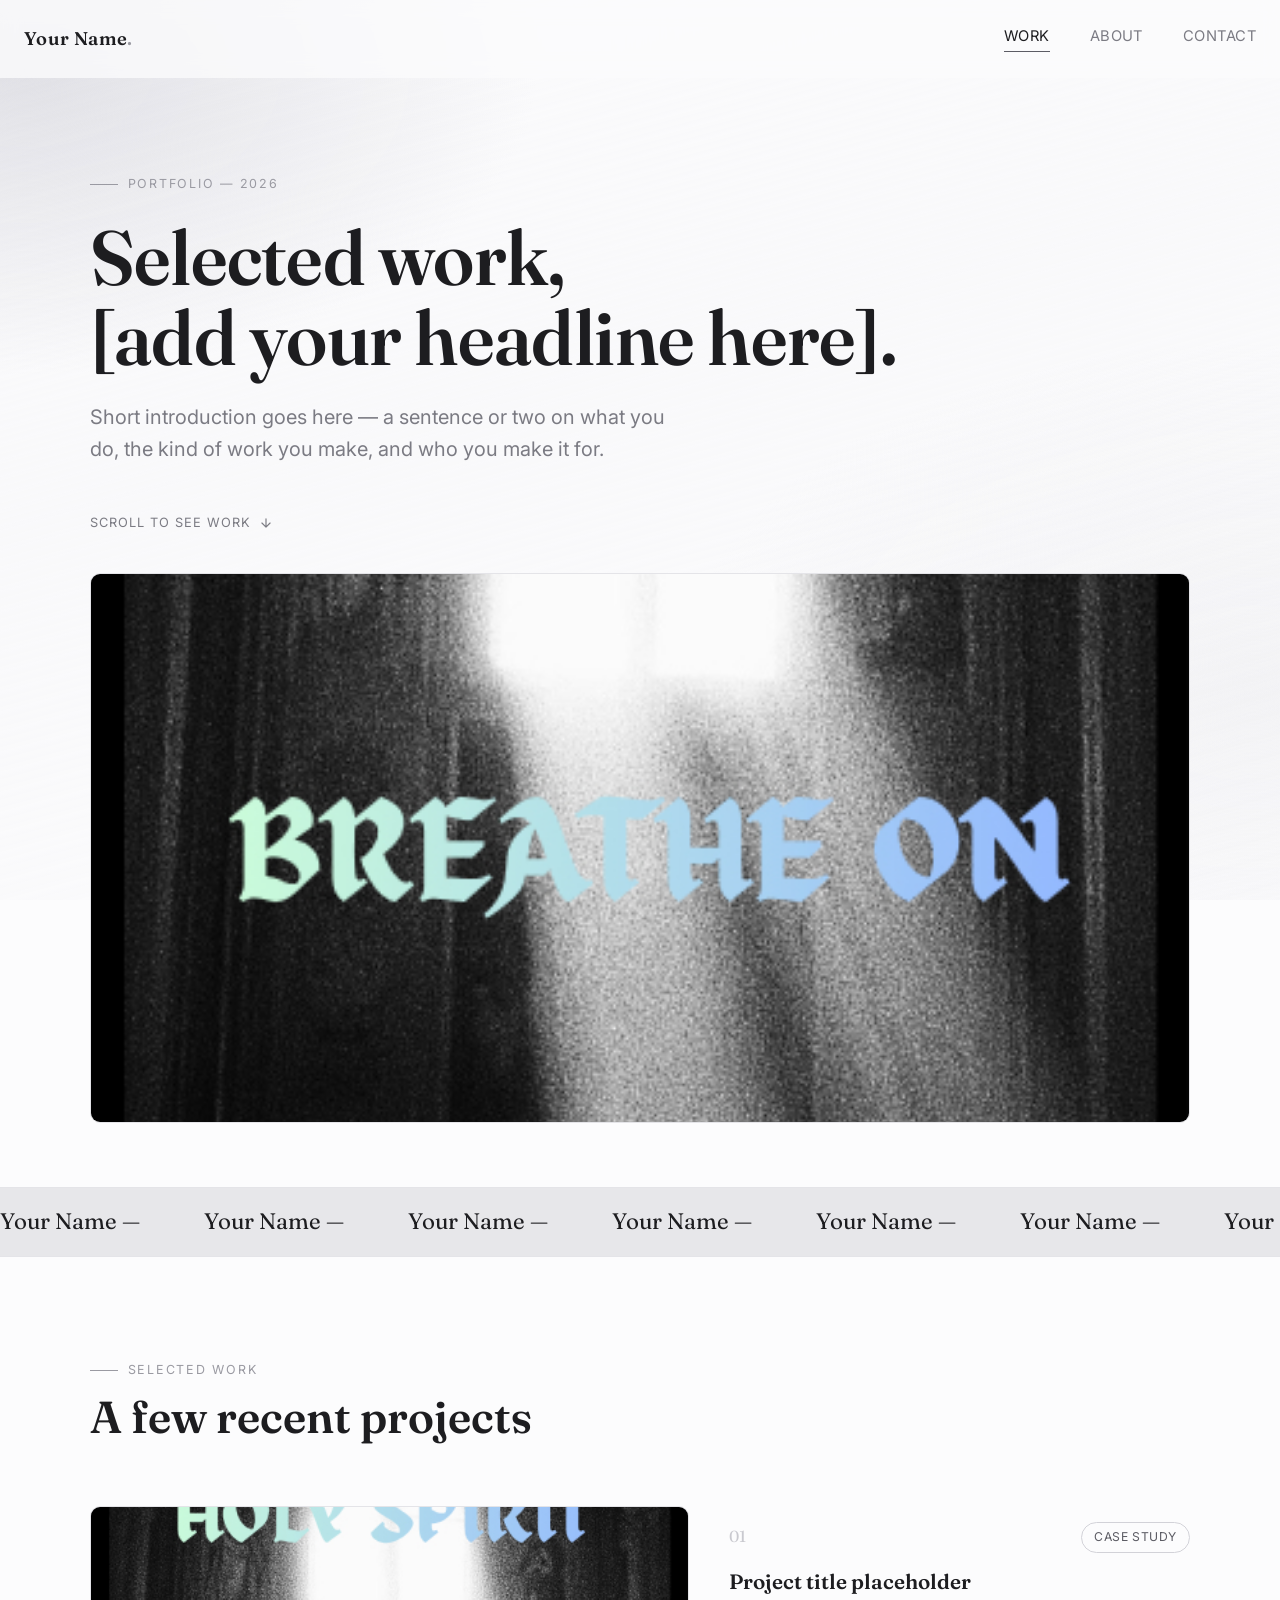
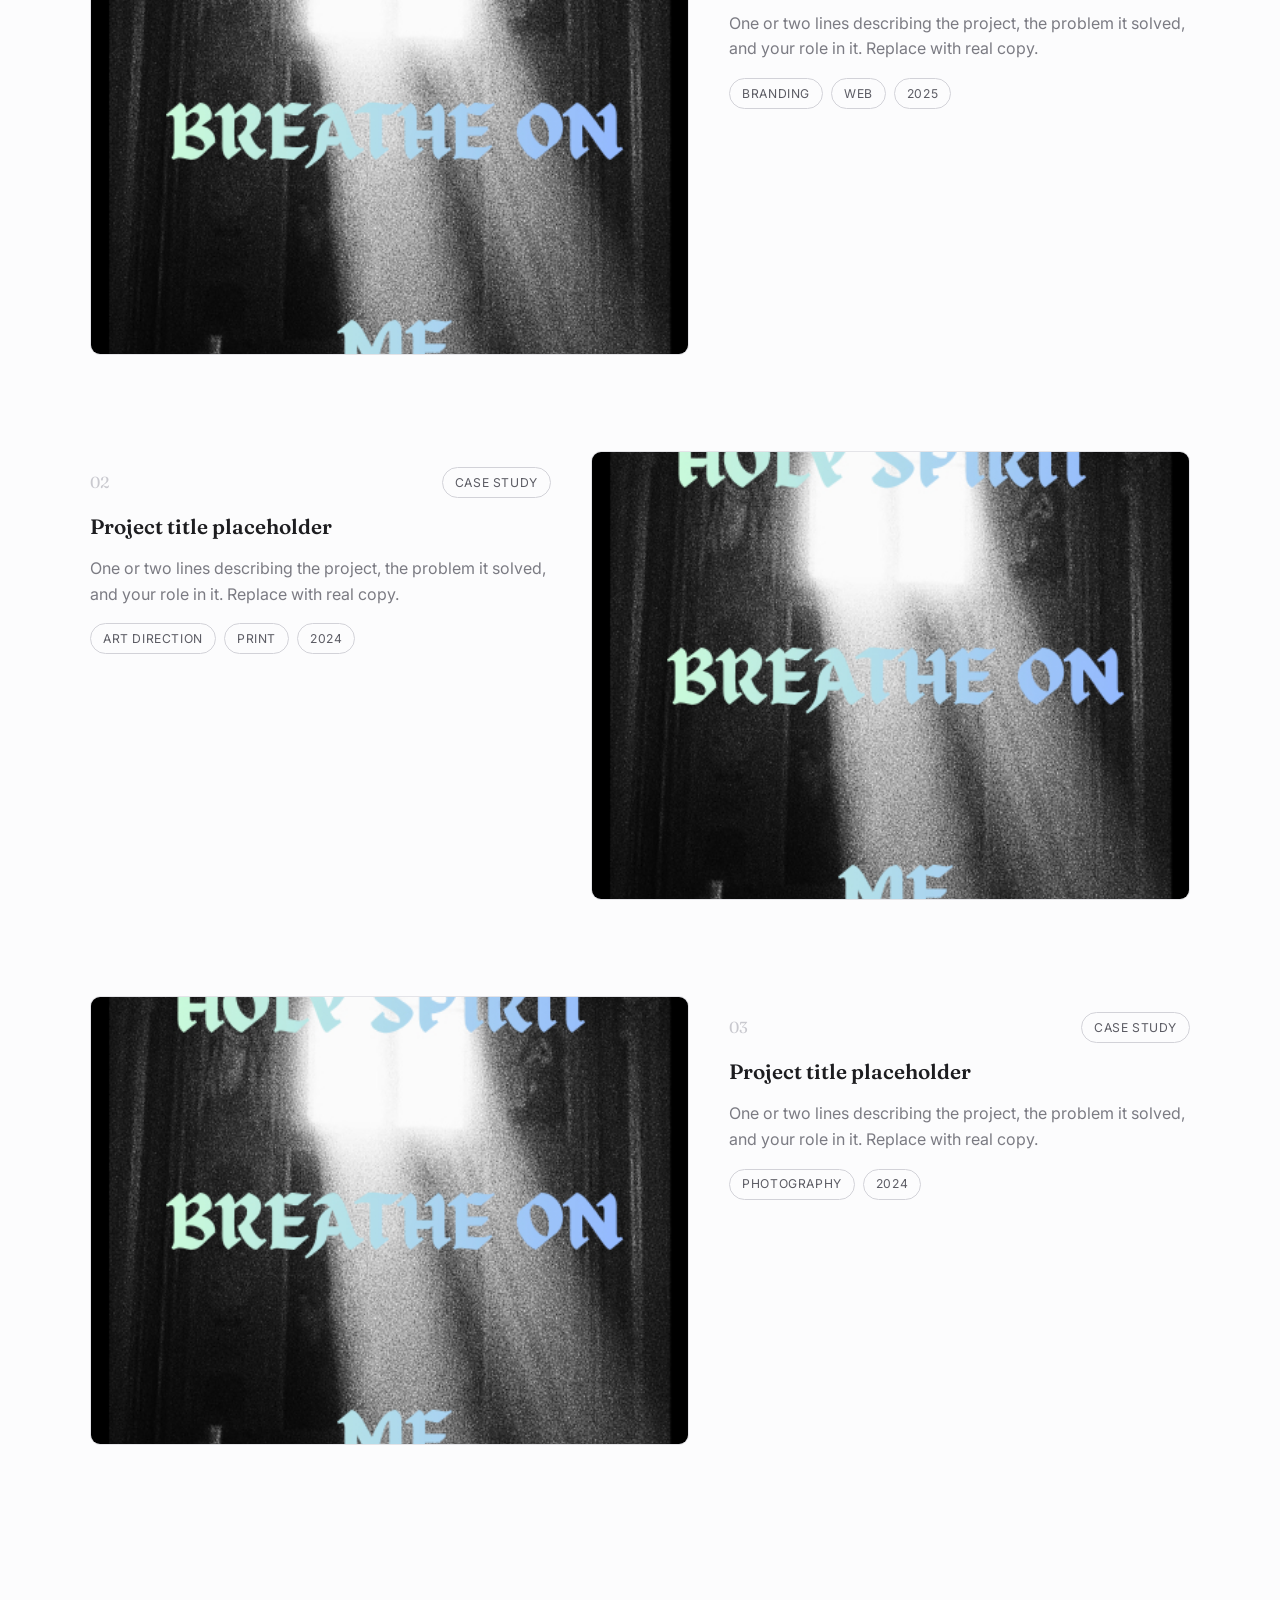
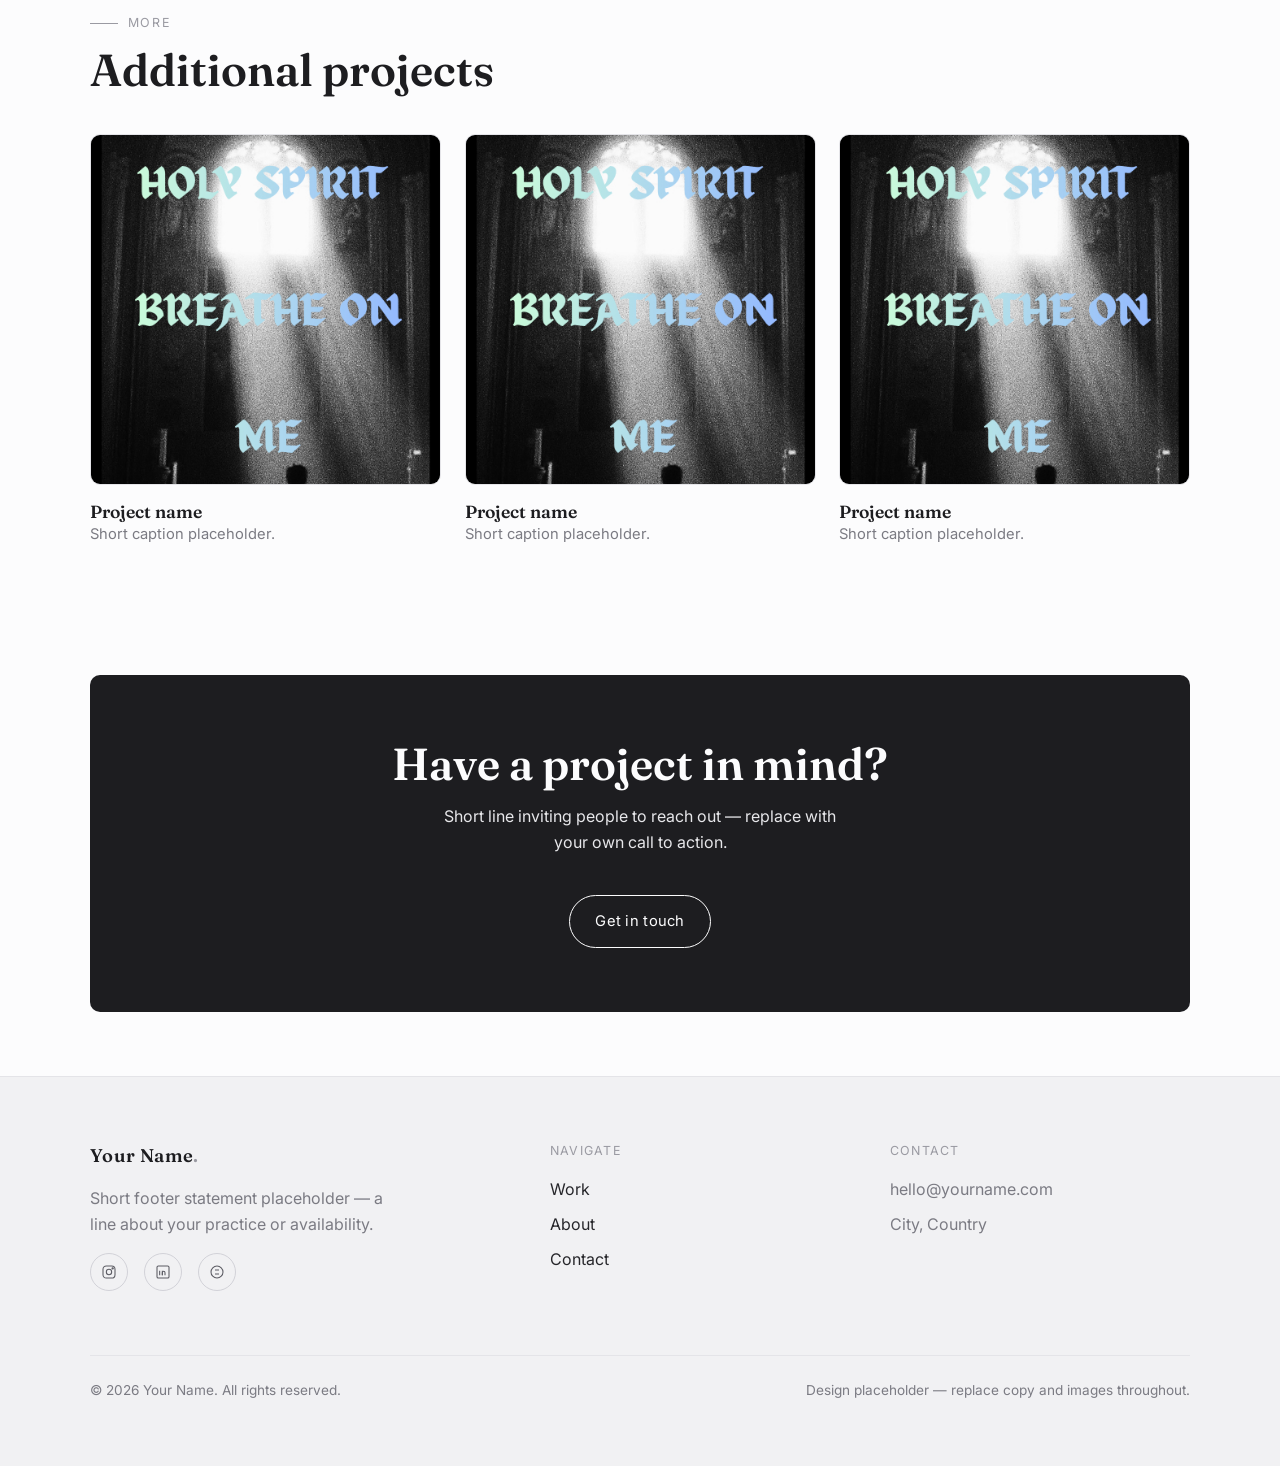
<file: portfolio-site/index.html>
<!DOCTYPE html>
<html lang="en">
<head>
<meta charset="UTF-8">
<meta name="viewport" content="width=device-width, initial-scale=1.0">
<title>Your Name — Work</title>
<meta name="description" content="Selected work and projects.">
<link rel="preconnect" href="https://fonts.googleapis.com">
<link rel="preconnect" href="https://fonts.gstatic.com" crossorigin>
<link href="https://fonts.googleapis.com/css2?family=Fraunces:opsz,wght@9..144,400;9..144,500;9..144,600&family=Inter:wght@400;500;600&display=swap" rel="stylesheet">
<link rel="stylesheet" href="styles.css">
</head>
<body>

<div class="bg-gradient" aria-hidden="true"></div>
<div class="scroll-progress"></div>

<header class="site-nav">
  <a href="index.html" class="brand">Your Name<span>.</span></a>
  <nav class="nav-links">
    <a href="index.html" aria-current="page">Work</a>
    <a href="about.html">About</a>
    <a href="contact.html">Contact</a>
  </nav>
  <button class="nav-toggle" aria-label="Open menu">
    <svg width="18" height="18" viewBox="0 0 24 24" fill="none" stroke="currentColor" stroke-width="1.8" stroke-linecap="round"><line x1="3" y1="6" x2="21" y2="6"/><line x1="3" y1="12" x2="21" y2="12"/><line x1="3" y1="18" x2="21" y2="18"/></svg>
  </button>
</header>

<div class="mobile-menu">
  <div class="mobile-menu-top">
    <a href="index.html" class="brand">Your Name<span>.</span></a>
    <button class="mobile-menu-close nav-toggle" aria-label="Close menu">
      <svg width="18" height="18" viewBox="0 0 24 24" fill="none" stroke="currentColor" stroke-width="1.8" stroke-linecap="round"><line x1="4" y1="4" x2="20" y2="20"/><line x1="20" y1="4" x2="4" y2="20"/></svg>
    </button>
  </div>
  <div class="mobile-menu-links">
    <a href="index.html">Work</a>
    <a href="about.html">About</a>
    <a href="contact.html">Contact</a>
  </div>
</div>

<main>

  <!-- HERO -->
  <section class="container hero">
    <div class="hero-top reveal">
      <span class="eyebrow">Portfolio — 2026</span>
      <h1>Selected work,<br>[add your headline here].</h1>
      <p class="lede">Short introduction goes here — a sentence or two on what you do, the kind of work you make, and who you make it for.</p>
      <a href="#work" class="hero-scroll-cue">
        Scroll to see work
        <svg width="14" height="14" viewBox="0 0 24 24" fill="none" stroke="currentColor" stroke-width="2" stroke-linecap="round" stroke-linejoin="round"><path d="M12 5v14M5 12l7 7 7-7"/></svg>
      </a>
    </div>

    <div class="hero-image-wrap reveal reveal-delay-1">
      <div class="ph-image has-image">
        <img src="assets/holy-spirit-breathe-on-me.jpg" alt="Featured work" loading="lazy">
      </div>
    </div>
  </section>

  <!-- TOOLS MARQUEE -->
  <div class="marquee reveal">
    <div class="marquee-track">
      <span>Your Name —</span><span>Your Name —</span><span>Your Name —</span><span>Your Name —</span><span>Your Name —</span><span>Your Name —</span>
      <span>Your Name —</span><span>Your Name —</span><span>Your Name —</span><span>Your Name —</span><span>Your Name —</span><span>Your Name —</span>
    </div>
  </div>

  <!-- WORK LIST -->
  <section id="work" class="container section">
    <div class="reveal" style="margin-bottom: var(--space-5);">
      <span class="eyebrow">Selected work</span>
      <h2 style="margin-top: 0.75rem;">A few recent projects</h2>
    </div>

    <div class="work-list">

      <article class="work-item reveal">
        <div class="ph-image has-image">
          <img src="assets/holy-spirit-breathe-on-me.jpg" alt="Project image" loading="lazy">
        </div>
        <div>
          <div class="work-meta">
            <span class="work-index">01</span>
            <span class="tag">Case Study</span>
          </div>
          <h3 style="margin-top: var(--space-2);">Project title placeholder</h3>
          <p class="work-desc" style="color: var(--color-text-muted);">One or two lines describing the project, the problem it solved, and your role in it. Replace with real copy.</p>
          <div class="work-tags">
            <span class="tag">Branding</span>
            <span class="tag">Web</span>
            <span class="tag">2025</span>
          </div>
        </div>
      </article>

      <article class="work-item is-reverse reveal">
        <div class="ph-image has-image">
          <img src="assets/holy-spirit-breathe-on-me.jpg" alt="Project image" loading="lazy">
        </div>
        <div>
          <div class="work-meta">
            <span class="work-index">02</span>
            <span class="tag">Case Study</span>
          </div>
          <h3 style="margin-top: var(--space-2);">Project title placeholder</h3>
          <p class="work-desc" style="color: var(--color-text-muted);">One or two lines describing the project, the problem it solved, and your role in it. Replace with real copy.</p>
          <div class="work-tags">
            <span class="tag">Art Direction</span>
            <span class="tag">Print</span>
            <span class="tag">2024</span>
          </div>
        </div>
      </article>

      <article class="work-item reveal">
        <div class="ph-image has-image">
          <img src="assets/holy-spirit-breathe-on-me.jpg" alt="Project image" loading="lazy">
        </div>
        <div>
          <div class="work-meta">
            <span class="work-index">03</span>
            <span class="tag">Case Study</span>
          </div>
          <h3 style="margin-top: var(--space-2);">Project title placeholder</h3>
          <p class="work-desc" style="color: var(--color-text-muted);">One or two lines describing the project, the problem it solved, and your role in it. Replace with real copy.</p>
          <div class="work-tags">
            <span class="tag">Photography</span>
            <span class="tag">2024</span>
          </div>
        </div>
      </article>

    </div>
  </section>

  <!-- SMALL WORK GRID -->
  <section class="container section-tight">
    <div class="reveal" style="margin-bottom: var(--space-4);">
      <span class="eyebrow">More</span>
      <h2 style="margin-top: 0.75rem;">Additional projects</h2>
    </div>
    <div style="display: grid; gap: var(--space-3); grid-template-columns: repeat(auto-fit, minmax(240px, 1fr));">
      <div class="reveal reveal-delay-1">
        <div class="ph-image has-image" style="aspect-ratio: 1/1;">
          <img src="assets/holy-spirit-breathe-on-me.jpg" alt="Project thumbnail" loading="lazy">
        </div>
        <h3 style="margin-top: var(--space-2); font-size: 1.1rem;">Project name</h3>
        <p style="color: var(--color-text-muted); font-size: 0.92rem;">Short caption placeholder.</p>
      </div>
      <div class="reveal reveal-delay-2">
        <div class="ph-image has-image" style="aspect-ratio: 1/1;">
          <img src="assets/holy-spirit-breathe-on-me.jpg" alt="Project thumbnail" loading="lazy">
        </div>
        <h3 style="margin-top: var(--space-2); font-size: 1.1rem;">Project name</h3>
        <p style="color: var(--color-text-muted); font-size: 0.92rem;">Short caption placeholder.</p>
      </div>
      <div class="reveal reveal-delay-3">
        <div class="ph-image has-image" style="aspect-ratio: 1/1;">
          <img src="assets/holy-spirit-breathe-on-me.jpg" alt="Project thumbnail" loading="lazy">
        </div>
        <h3 style="margin-top: var(--space-2); font-size: 1.1rem;">Project name</h3>
        <p style="color: var(--color-text-muted); font-size: 0.92rem;">Short caption placeholder.</p>
      </div>
    </div>
  </section>

  <!-- CTA -->
  <section class="container section-tight">
    <div class="reveal-scale" style="background: var(--color-ink); border-radius: var(--radius-md); padding: var(--space-5); text-align: center; color: var(--color-bg);">
      <h2 style="color: var(--color-bg);">Have a project in mind?</h2>
      <p style="color: var(--color-mist); max-width: 40ch; margin: var(--space-2) auto var(--space-4);">Short line inviting people to reach out — replace with your own call to action.</p>
      <a href="contact.html" class="btn" style="border-color: var(--color-bg); color: var(--color-bg);">Get in touch</a>
    </div>
  </section>

</main>

<footer class="site-footer">
  <div class="container">
    <div class="footer-grid">
      <div>
        <a href="index.html" class="brand">Your Name<span>.</span></a>
        <p style="color: var(--color-text-muted); margin-top: var(--space-2); max-width: 32ch;">Short footer statement placeholder — a line about your practice or availability.</p>
        <div class="footer-social">
          <a href="#" aria-label="Instagram"><svg width="16" height="16" viewBox="0 0 24 24" fill="none" stroke="currentColor" stroke-width="1.6"><rect x="3" y="3" width="18" height="18" rx="5"/><circle cx="12" cy="12" r="4"/><circle cx="17.5" cy="6.5" r="1"/></svg></a>
          <a href="#" aria-label="LinkedIn"><svg width="16" height="16" viewBox="0 0 24 24" fill="none" stroke="currentColor" stroke-width="1.6"><rect x="3" y="3" width="18" height="18" rx="2"/><line x1="7" y1="10" x2="7" y2="17"/><line x1="7" y1="7" x2="7" y2="7"/><path d="M11 17v-4a2 2 0 0 1 4 0v4"/><line x1="11" y1="10" x2="11" y2="17"/></svg></a>
          <a href="#" aria-label="Behance"><svg width="16" height="16" viewBox="0 0 24 24" fill="none" stroke="currentColor" stroke-width="1.6"><circle cx="12" cy="12" r="9"/><path d="M9 9h6M9 15h6"/></svg></a>
        </div>
      </div>
      <div>
        <span class="footer-label">Navigate</span>
        <ul style="display:flex; flex-direction:column; gap:0.6rem;">
          <li><a href="index.html">Work</a></li>
          <li><a href="about.html">About</a></li>
          <li><a href="contact.html">Contact</a></li>
        </ul>
      </div>
      <div>
        <span class="footer-label">Contact</span>
        <ul style="display:flex; flex-direction:column; gap:0.6rem; color: var(--color-text-muted);">
          <li>hello@yourname.com</li>
          <li>City, Country</li>
        </ul>
      </div>
    </div>
    <div class="footer-bottom">
      <span>© 2026 Your Name. All rights reserved.</span>
      <span>Design placeholder — replace copy and images throughout.</span>
    </div>
  </div>
</footer>

<script src="script.js"></script>
</body>
</html>
</file>
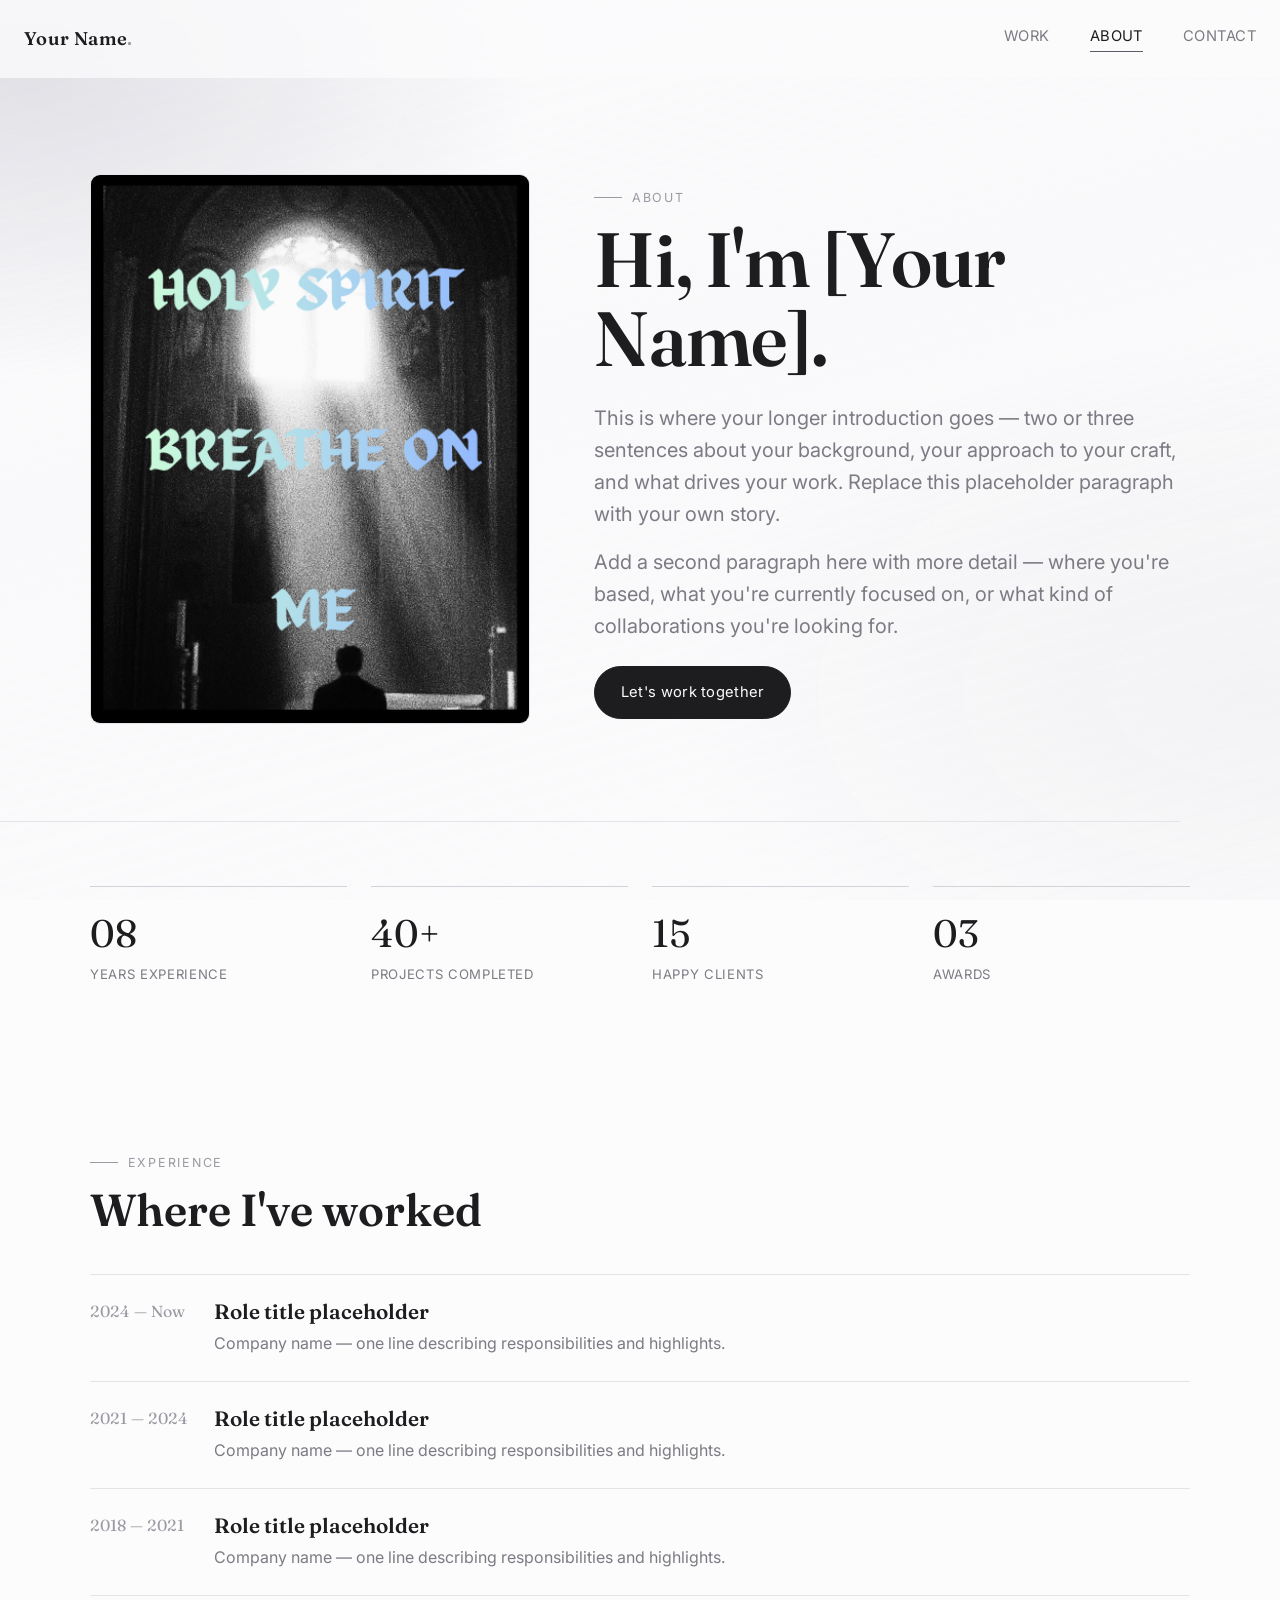
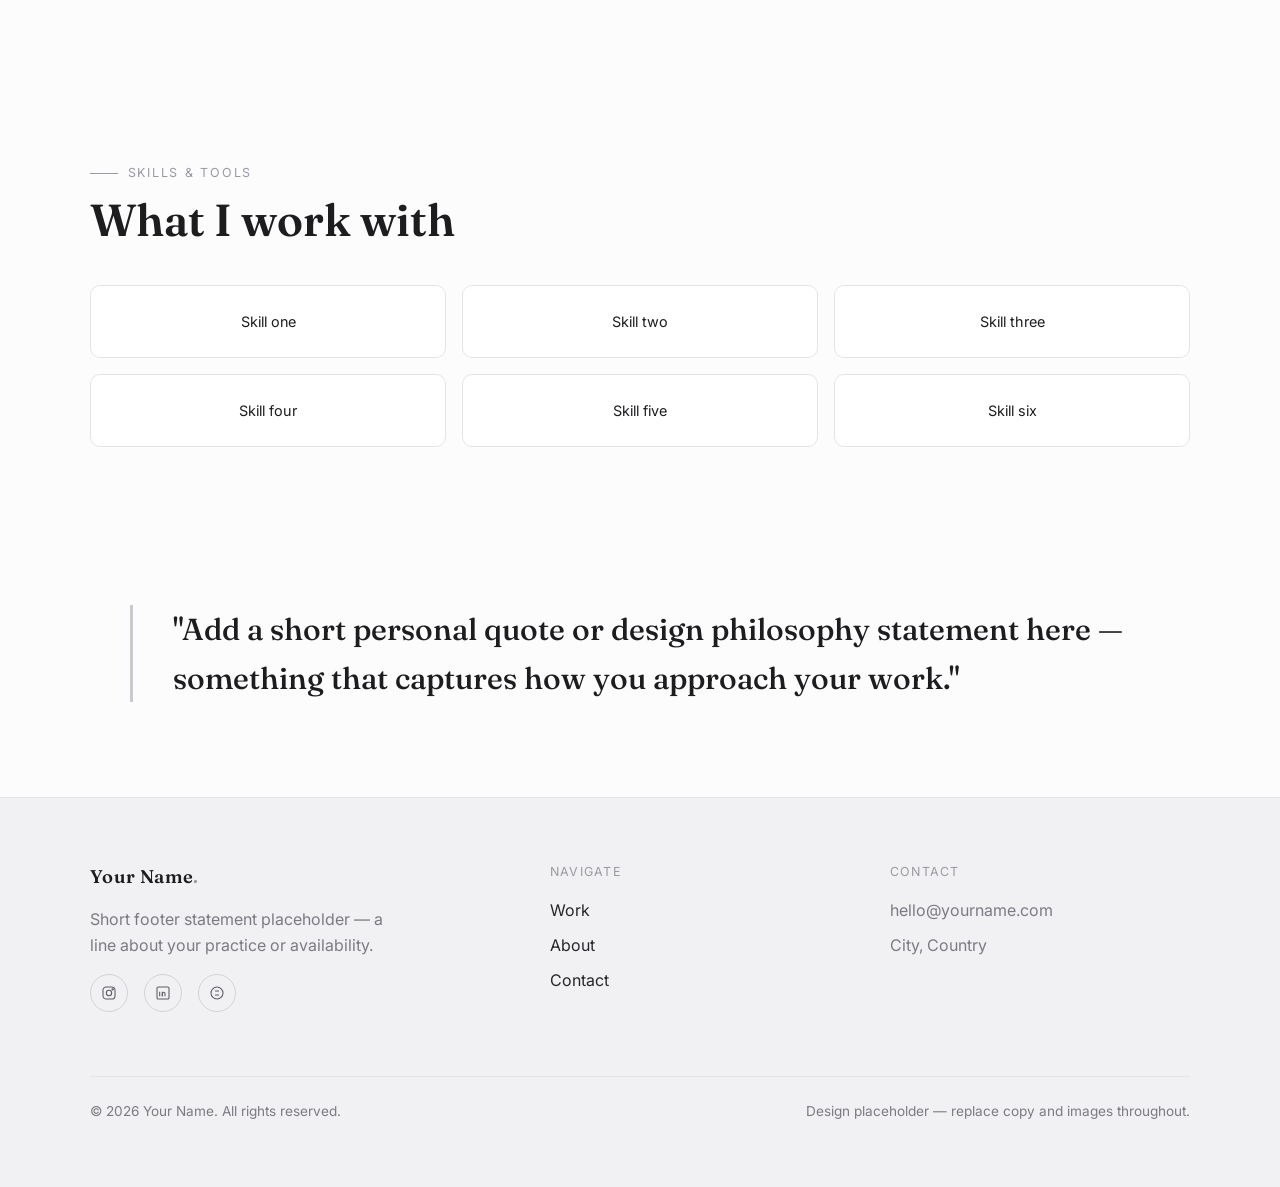
<file: portfolio-site/about.html>
<!DOCTYPE html>
<html lang="en">
<head>
<meta charset="UTF-8">
<meta name="viewport" content="width=device-width, initial-scale=1.0">
<title>Your Name — About</title>
<meta name="description" content="About me.">
<link rel="preconnect" href="https://fonts.googleapis.com">
<link rel="preconnect" href="https://fonts.gstatic.com" crossorigin>
<link href="https://fonts.googleapis.com/css2?family=Fraunces:opsz,wght@9..144,400;9..144,500;9..144,600&family=Inter:wght@400;500;600&display=swap" rel="stylesheet">
<link rel="stylesheet" href="styles.css">
</head>
<body>

<div class="bg-gradient" aria-hidden="true"></div>
<div class="scroll-progress"></div>

<header class="site-nav">
  <a href="index.html" class="brand">Your Name<span>.</span></a>
  <nav class="nav-links">
    <a href="index.html">Work</a>
    <a href="about.html" aria-current="page">About</a>
    <a href="contact.html">Contact</a>
  </nav>
  <button class="nav-toggle" aria-label="Open menu">
    <svg width="18" height="18" viewBox="0 0 24 24" fill="none" stroke="currentColor" stroke-width="1.8" stroke-linecap="round"><line x1="3" y1="6" x2="21" y2="6"/><line x1="3" y1="12" x2="21" y2="12"/><line x1="3" y1="18" x2="21" y2="18"/></svg>
  </button>
</header>

<div class="mobile-menu">
  <div class="mobile-menu-top">
    <a href="index.html" class="brand">Your Name<span>.</span></a>
    <button class="mobile-menu-close nav-toggle" aria-label="Close menu">
      <svg width="18" height="18" viewBox="0 0 24 24" fill="none" stroke="currentColor" stroke-width="1.8" stroke-linecap="round"><line x1="4" y1="4" x2="20" y2="20"/><line x1="20" y1="4" x2="4" y2="20"/></svg>
    </button>
  </div>
  <div class="mobile-menu-links">
    <a href="index.html">Work</a>
    <a href="about.html">About</a>
    <a href="contact.html">Contact</a>
  </div>
</div>

<main>

  <!-- ABOUT HERO -->
  <section class="container about-hero">
    <div class="reveal-scale">
      <div class="ph-image has-image">
        <img src="assets/holy-spirit-breathe-on-me.jpg" alt="Portrait" loading="lazy">
      </div>
    </div>
    <div class="reveal reveal-delay-1">
      <span class="eyebrow">About</span>
      <h1 style="margin-top: 0.75rem;">Hi, I'm [Your Name].</h1>
      <p class="lede" style="margin-top: var(--space-3); max-width: 60ch;">This is where your longer introduction goes — two or three sentences about your background, your approach to your craft, and what drives your work. Replace this placeholder paragraph with your own story.</p>
      <p class="lede" style="margin-top: var(--space-2); max-width: 60ch;">Add a second paragraph here with more detail — where you're based, what you're currently focused on, or what kind of collaborations you're looking for.</p>
      <a href="contact.html" class="btn btn-primary" style="margin-top: var(--space-3);">Let's work together</a>
    </div>
  </section>

  <hr class="divider container" style="max-width: var(--container-w);">

  <!-- STATS -->
  <section class="container section-tight">
    <div class="stat-row reveal">
      <div class="stat">
        <div class="stat-num">08</div>
        <div class="stat-label">Years experience</div>
      </div>
      <div class="stat">
        <div class="stat-num">40+</div>
        <div class="stat-label">Projects completed</div>
      </div>
      <div class="stat">
        <div class="stat-num">15</div>
        <div class="stat-label">Happy clients</div>
      </div>
      <div class="stat">
        <div class="stat-num">03</div>
        <div class="stat-label">Awards</div>
      </div>
    </div>
  </section>

  <!-- EXPERIENCE TIMELINE -->
  <section class="container section">
    <div class="reveal" style="margin-bottom: var(--space-4);">
      <span class="eyebrow">Experience</span>
      <h2 style="margin-top: 0.75rem;">Where I've worked</h2>
    </div>
    <div class="timeline reveal">
      <div class="timeline-item">
        <span class="timeline-year">2024 — Now</span>
        <div>
          <h3>Role title placeholder</h3>
          <p style="color: var(--color-text-muted); margin-top: 0.4rem;">Company name — one line describing responsibilities and highlights.</p>
        </div>
      </div>
      <div class="timeline-item">
        <span class="timeline-year">2021 — 2024</span>
        <div>
          <h3>Role title placeholder</h3>
          <p style="color: var(--color-text-muted); margin-top: 0.4rem;">Company name — one line describing responsibilities and highlights.</p>
        </div>
      </div>
      <div class="timeline-item">
        <span class="timeline-year">2018 — 2021</span>
        <div>
          <h3>Role title placeholder</h3>
          <p style="color: var(--color-text-muted); margin-top: 0.4rem;">Company name — one line describing responsibilities and highlights.</p>
        </div>
      </div>
    </div>
  </section>

  <!-- SKILLS -->
  <section class="container section-tight">
    <div class="reveal" style="margin-bottom: var(--space-4);">
      <span class="eyebrow">Skills &amp; tools</span>
      <h2 style="margin-top: 0.75rem;">What I work with</h2>
    </div>
    <div class="skills-grid reveal">
      <div class="skill-chip">Skill one</div>
      <div class="skill-chip">Skill two</div>
      <div class="skill-chip">Skill three</div>
      <div class="skill-chip">Skill four</div>
      <div class="skill-chip">Skill five</div>
      <div class="skill-chip">Skill six</div>
    </div>
  </section>

  <!-- QUOTE / PHILOSOPHY -->
  <section class="container section-tight">
    <blockquote class="reveal-scale" style="border-left: 3px solid var(--color-fog); padding-left: var(--space-4); font-family: var(--font-display); font-size: clamp(1.3rem, 2.6vw, 1.9rem); color: var(--color-ink); font-weight: 500; max-width: 60ch;">
      "Add a short personal quote or design philosophy statement here — something that captures how you approach your work."
    </blockquote>
  </section>

</main>

<footer class="site-footer">
  <div class="container">
    <div class="footer-grid">
      <div>
        <a href="index.html" class="brand">Your Name<span>.</span></a>
        <p style="color: var(--color-text-muted); margin-top: var(--space-2); max-width: 32ch;">Short footer statement placeholder — a line about your practice or availability.</p>
        <div class="footer-social">
          <a href="#" aria-label="Instagram"><svg width="16" height="16" viewBox="0 0 24 24" fill="none" stroke="currentColor" stroke-width="1.6"><rect x="3" y="3" width="18" height="18" rx="5"/><circle cx="12" cy="12" r="4"/><circle cx="17.5" cy="6.5" r="1"/></svg></a>
          <a href="#" aria-label="LinkedIn"><svg width="16" height="16" viewBox="0 0 24 24" fill="none" stroke="currentColor" stroke-width="1.6"><rect x="3" y="3" width="18" height="18" rx="2"/><line x1="7" y1="10" x2="7" y2="17"/><line x1="7" y1="7" x2="7" y2="7"/><path d="M11 17v-4a2 2 0 0 1 4 0v4"/><line x1="11" y1="10" x2="11" y2="17"/></svg></a>
          <a href="#" aria-label="Behance"><svg width="16" height="16" viewBox="0 0 24 24" fill="none" stroke="currentColor" stroke-width="1.6"><circle cx="12" cy="12" r="9"/><path d="M9 9h6M9 15h6"/></svg></a>
        </div>
      </div>
      <div>
        <span class="footer-label">Navigate</span>
        <ul style="display:flex; flex-direction:column; gap:0.6rem;">
          <li><a href="index.html">Work</a></li>
          <li><a href="about.html">About</a></li>
          <li><a href="contact.html">Contact</a></li>
        </ul>
      </div>
      <div>
        <span class="footer-label">Contact</span>
        <ul style="display:flex; flex-direction:column; gap:0.6rem; color: var(--color-text-muted);">
          <li>hello@yourname.com</li>
          <li>City, Country</li>
        </ul>
      </div>
    </div>
    <div class="footer-bottom">
      <span>© 2026 Your Name. All rights reserved.</span>
      <span>Design placeholder — replace copy and images throughout.</span>
    </div>
  </div>
</footer>

<script src="script.js"></script>
</body>
</html>
</file>
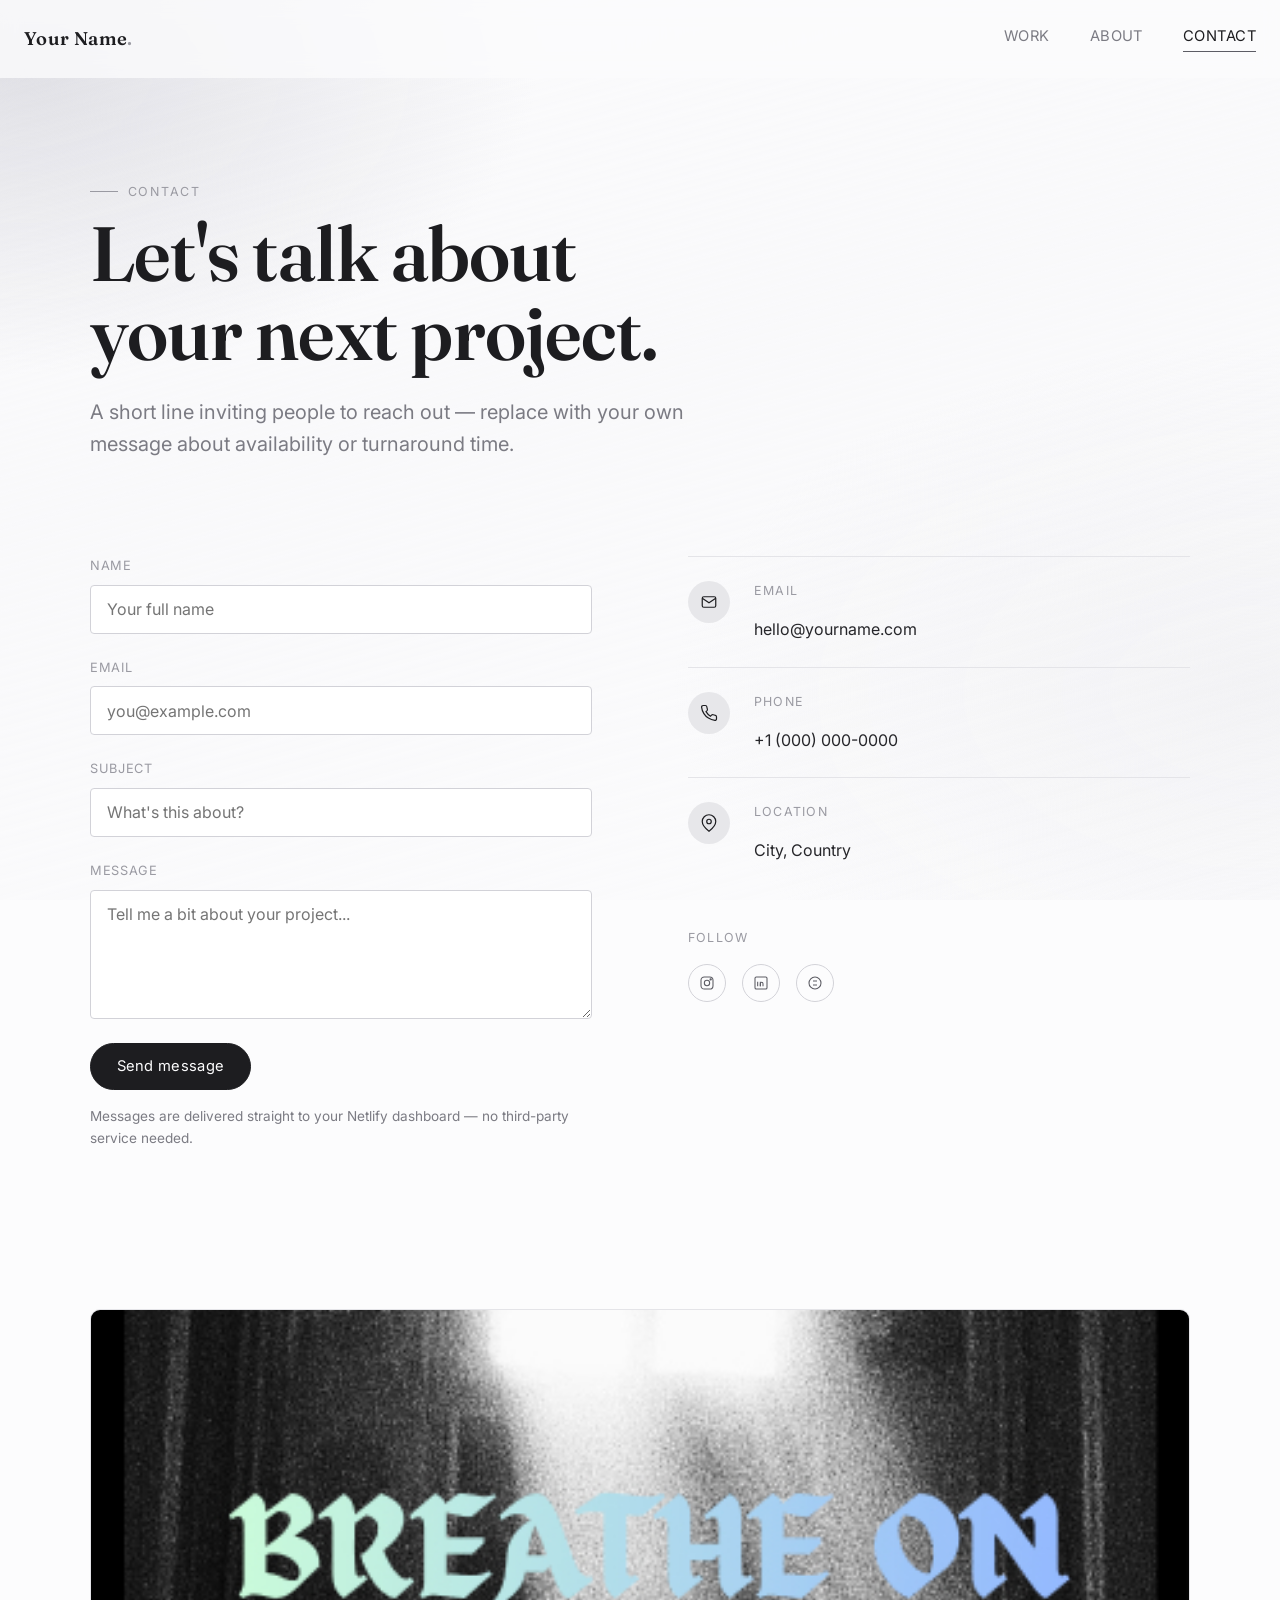
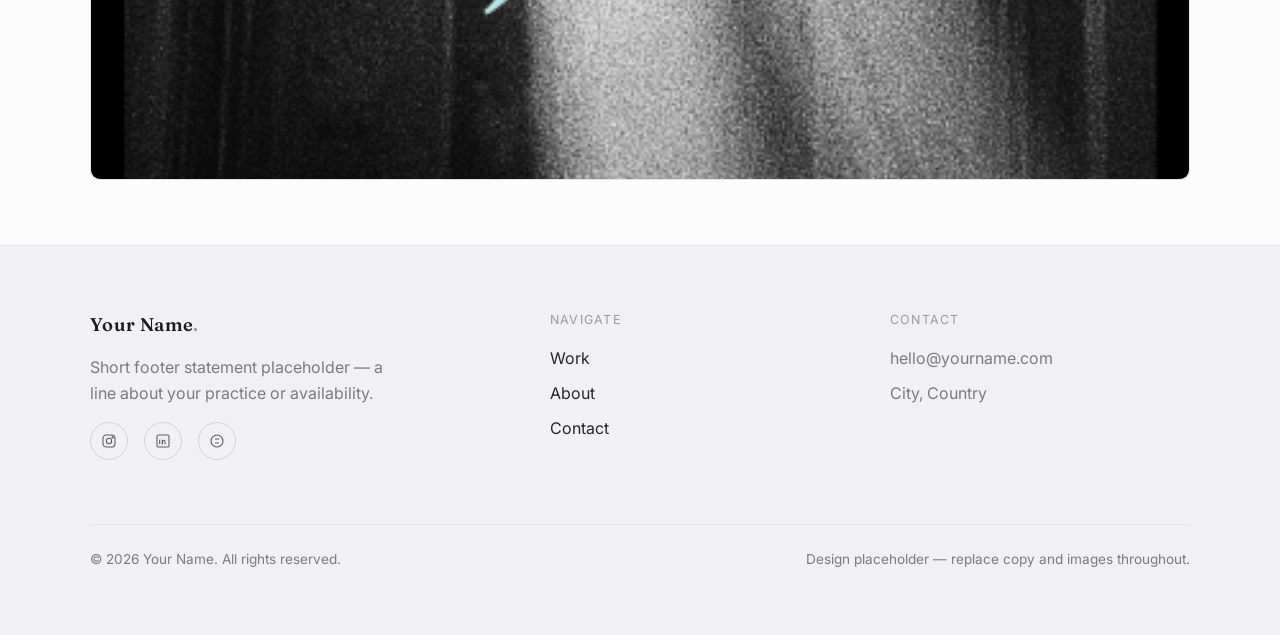
<file: portfolio-site/contact.html>
<!DOCTYPE html>
<html lang="en">
<head>
<meta charset="UTF-8">
<meta name="viewport" content="width=device-width, initial-scale=1.0">
<title>Your Name — Contact</title>
<meta name="description" content="Get in touch.">
<link rel="preconnect" href="https://fonts.googleapis.com">
<link rel="preconnect" href="https://fonts.gstatic.com" crossorigin>
<link href="https://fonts.googleapis.com/css2?family=Fraunces:opsz,wght@9..144,400;9..144,500;9..144,600&family=Inter:wght@400;500;600&display=swap" rel="stylesheet">
<link rel="stylesheet" href="styles.css">
</head>
<body>

<div class="bg-gradient" aria-hidden="true"></div>
<div class="scroll-progress"></div>

<header class="site-nav">
  <a href="index.html" class="brand">Your Name<span>.</span></a>
  <nav class="nav-links">
    <a href="index.html">Work</a>
    <a href="about.html">About</a>
    <a href="contact.html" aria-current="page">Contact</a>
  </nav>
  <button class="nav-toggle" aria-label="Open menu">
    <svg width="18" height="18" viewBox="0 0 24 24" fill="none" stroke="currentColor" stroke-width="1.8" stroke-linecap="round"><line x1="3" y1="6" x2="21" y2="6"/><line x1="3" y1="12" x2="21" y2="12"/><line x1="3" y1="18" x2="21" y2="18"/></svg>
  </button>
</header>

<div class="mobile-menu">
  <div class="mobile-menu-top">
    <a href="index.html" class="brand">Your Name<span>.</span></a>
    <button class="mobile-menu-close nav-toggle" aria-label="Close menu">
      <svg width="18" height="18" viewBox="0 0 24 24" fill="none" stroke="currentColor" stroke-width="1.8" stroke-linecap="round"><line x1="4" y1="4" x2="20" y2="20"/><line x1="20" y1="4" x2="4" y2="20"/></svg>
    </button>
  </div>
  <div class="mobile-menu-links">
    <a href="index.html">Work</a>
    <a href="about.html">About</a>
    <a href="contact.html">Contact</a>
  </div>
</div>

<main>

  <section class="container" style="padding-top: var(--space-6);">
    <div class="reveal">
      <span class="eyebrow">Contact</span>
      <h1 style="margin-top: 0.75rem;">Let's talk about<br>your next project.</h1>
      <p class="lede" style="margin-top: var(--space-3);">A short line inviting people to reach out — replace with your own message about availability or turnaround time.</p>
    </div>
  </section>

  <section class="container contact-grid">

    <!-- FORM -->
    <div class="reveal reveal-delay-1">
      <form class="contact-form" name="contact" method="POST" data-netlify="true" netlify-honeypot="bot-field" novalidate>
        <input type="hidden" name="form-name" value="contact">
        <p style="position: absolute; left: -9999px;" aria-hidden="true">
          <label>Don't fill this out if you're human: <input name="bot-field" tabindex="-1" autocomplete="off"></label>
        </p>
        <div class="field">
          <label for="name">Name</label>
          <input type="text" id="name" name="name" placeholder="Your full name" required>
        </div>
        <div class="field">
          <label for="email">Email</label>
          <input type="email" id="email" name="email" placeholder="you@example.com" required>
        </div>
        <div class="field">
          <label for="subject">Subject</label>
          <input type="text" id="subject" name="subject" placeholder="What's this about?">
        </div>
        <div class="field">
          <label for="message">Message</label>
          <textarea id="message" name="message" rows="5" placeholder="Tell me a bit about your project..." required></textarea>
        </div>
        <button type="submit" class="btn btn-primary">Send message</button>
        <p class="form-note">Messages are delivered straight to your Netlify dashboard — no third-party service needed.</p>
        <p class="form-status" role="status"></p>
      </form>
    </div>

    <!-- INFO -->
    <div class="reveal reveal-delay-2">
      <div class="contact-info-item">
        <div class="contact-info-icon">
          <svg width="18" height="18" viewBox="0 0 24 24" fill="none" stroke="currentColor" stroke-width="1.6"><rect x="3" y="5" width="18" height="14" rx="2"/><path d="M3 7l9 6 9-6"/></svg>
        </div>
        <div>
          <span class="footer-label">Email</span>
          <p>hello@yourname.com</p>
        </div>
      </div>
      <div class="contact-info-item">
        <div class="contact-info-icon">
          <svg width="18" height="18" viewBox="0 0 24 24" fill="none" stroke="currentColor" stroke-width="1.6"><path d="M22 16.9v3a2 2 0 0 1-2.2 2 19.8 19.8 0 0 1-8.6-3.1 19.5 19.5 0 0 1-6-6 19.8 19.8 0 0 1-3.1-8.7A2 2 0 0 1 4.1 2h3a2 2 0 0 1 2 1.7c.1 1 .3 2 .7 3a2 2 0 0 1-.4 2.1L8 10.2a16 16 0 0 0 6 6l1.4-1.4a2 2 0 0 1 2.1-.4c1 .4 2 .6 3 .7a2 2 0 0 1 1.5 2z"/></svg>
        </div>
        <div>
          <span class="footer-label">Phone</span>
          <p>+1 (000) 000-0000</p>
        </div>
      </div>
      <div class="contact-info-item">
        <div class="contact-info-icon">
          <svg width="18" height="18" viewBox="0 0 24 24" fill="none" stroke="currentColor" stroke-width="1.6"><path d="M21 10c0 6-9 13-9 13s-9-7-9-13a9 9 0 0 1 18 0z"/><circle cx="12" cy="10" r="3"/></svg>
        </div>
        <div>
          <span class="footer-label">Location</span>
          <p>City, Country</p>
        </div>
      </div>

      <div style="margin-top: var(--space-4);">
        <span class="footer-label">Follow</span>
        <div class="footer-social">
          <a href="#" aria-label="Instagram"><svg width="16" height="16" viewBox="0 0 24 24" fill="none" stroke="currentColor" stroke-width="1.6"><rect x="3" y="3" width="18" height="18" rx="5"/><circle cx="12" cy="12" r="4"/><circle cx="17.5" cy="6.5" r="1"/></svg></a>
          <a href="#" aria-label="LinkedIn"><svg width="16" height="16" viewBox="0 0 24 24" fill="none" stroke="currentColor" stroke-width="1.6"><rect x="3" y="3" width="18" height="18" rx="2"/><line x1="7" y1="10" x2="7" y2="17"/><line x1="7" y1="7" x2="7" y2="7"/><path d="M11 17v-4a2 2 0 0 1 4 0v4"/><line x1="11" y1="10" x2="11" y2="17"/></svg></a>
          <a href="#" aria-label="Behance"><svg width="16" height="16" viewBox="0 0 24 24" fill="none" stroke="currentColor" stroke-width="1.6"><circle cx="12" cy="12" r="9"/><path d="M9 9h6M9 15h6"/></svg></a>
        </div>
      </div>
    </div>

  </section>

  <!-- MAP / LOCATION PLACEHOLDER -->
  <section class="container section-tight contact-map">
    <div class="ph-image has-image reveal-scale">
      <img src="assets/holy-spirit-breathe-on-me.jpg" alt="Location" loading="lazy">
    </div>
  </section>

</main>

<footer class="site-footer">
  <div class="container">
    <div class="footer-grid">
      <div>
        <a href="index.html" class="brand">Your Name<span>.</span></a>
        <p style="color: var(--color-text-muted); margin-top: var(--space-2); max-width: 32ch;">Short footer statement placeholder — a line about your practice or availability.</p>
        <div class="footer-social">
          <a href="#" aria-label="Instagram"><svg width="16" height="16" viewBox="0 0 24 24" fill="none" stroke="currentColor" stroke-width="1.6"><rect x="3" y="3" width="18" height="18" rx="5"/><circle cx="12" cy="12" r="4"/><circle cx="17.5" cy="6.5" r="1"/></svg></a>
          <a href="#" aria-label="LinkedIn"><svg width="16" height="16" viewBox="0 0 24 24" fill="none" stroke="currentColor" stroke-width="1.6"><rect x="3" y="3" width="18" height="18" rx="2"/><line x1="7" y1="10" x2="7" y2="17"/><line x1="7" y1="7" x2="7" y2="7"/><path d="M11 17v-4a2 2 0 0 1 4 0v4"/><line x1="11" y1="10" x2="11" y2="17"/></svg></a>
          <a href="#" aria-label="Behance"><svg width="16" height="16" viewBox="0 0 24 24" fill="none" stroke="currentColor" stroke-width="1.6"><circle cx="12" cy="12" r="9"/><path d="M9 9h6M9 15h6"/></svg></a>
        </div>
      </div>
      <div>
        <span class="footer-label">Navigate</span>
        <ul style="display:flex; flex-direction:column; gap:0.6rem;">
          <li><a href="index.html">Work</a></li>
          <li><a href="about.html">About</a></li>
          <li><a href="contact.html">Contact</a></li>
        </ul>
      </div>
      <div>
        <span class="footer-label">Contact</span>
        <ul style="display:flex; flex-direction:column; gap:0.6rem; color: var(--color-text-muted);">
          <li>hello@yourname.com</li>
          <li>City, Country</li>
        </ul>
      </div>
    </div>
    <div class="footer-bottom">
      <span>© 2026 Your Name. All rights reserved.</span>
      <span>Design placeholder — replace copy and images throughout.</span>
    </div>
  </div>
</footer>

<script src="script.js"></script>
</body>
</html>
</file>
<file: portfolio-site/styles.css>
/* ==========================================================================
   Design tokens
   ========================================================================== */
:root {
  /* Cool neutral palette — whites and grays only */
  --color-bg:            #FCFCFD;
  --color-bg-soft:       #F1F1F3;
  --color-surface:       #FFFFFF;
  --color-mist:          #E7E7EA;
  --color-fog:           #C9C9CF;
  --color-gray-soft:     #9A9AA2;
  --color-gray:          #5C5C64;
  --color-ink:           #1D1D20;
  --color-text:          #26262A;
  --color-text-muted:    #7B7B83;
  --color-border:        #E4E4E8;
  --color-border-strong: #D2D2D8;

  /* Scroll-reactive gradient stops (updated by script.js) */
  --grad-a: #F4F4F6;
  --grad-b: #E2E2E7;
  --grad-c: #FAFAFB;

  --font-display: "Fraunces", "Georgia", serif;
  --font-body: "Inter", "Helvetica Neue", Arial, sans-serif;

  --container-w: 1180px;
  --space-1: 0.5rem;
  --space-2: 1rem;
  --space-3: 1.5rem;
  --space-4: 2.5rem;
  --space-5: 4rem;
  --space-6: 6rem;
  --space-7: 9rem;

  --ease-out: cubic-bezier(0.16, 1, 0.3, 1);
  --dur-fast: 220ms;
  --dur-med: 500ms;
  --dur-slow: 900ms;

  --radius-sm: 4px;
  --radius-md: 10px;
}

/* ==========================================================================
   Reset
   ========================================================================== */
*, *::before, *::after { box-sizing: border-box; }
html { scroll-behavior: smooth; }
body {
  margin: 0;
  background: var(--color-bg);
  color: var(--color-text);
  font-family: var(--font-body);
  font-size: 16px;
  line-height: 1.6;
  -webkit-font-smoothing: antialiased;
  opacity: 0;
}
body.is-ready { opacity: 1; transition: opacity var(--dur-slow) var(--ease-out); }

img { max-width: 100%; display: block; }
a { color: inherit; text-decoration: none; }
ul { margin: 0; padding: 0; list-style: none; }
h1, h2, h3, h4, p { margin: 0; }
button { font-family: inherit; cursor: pointer; }

::selection { background: var(--color-fog); color: var(--color-ink); }

/* ==========================================================================
   Scroll-reactive background gradient
   ========================================================================== */
.bg-gradient {
  position: fixed;
  inset: 0;
  z-index: -1;
  overflow: hidden;
  pointer-events: none;
  background: var(--color-bg);
}
.bg-gradient::before,
.bg-gradient::after {
  content: "";
  position: absolute;
  inset: -25%;
  will-change: transform;
}
.bg-gradient::before {
  background:
    radial-gradient(38% 32% at 18% 22%, var(--grad-b) 0%, transparent 70%),
    radial-gradient(42% 36% at 82% 68%, var(--grad-a) 0%, transparent 72%);
  transform: translate3d(0, calc(var(--scroll-shift, 0px) * 0.6), 0) rotate(calc(var(--scroll-shift, 0px) * 0.02deg));
  transition: transform 60ms linear;
}
.bg-gradient::after {
  background: linear-gradient(165deg, transparent 0%, var(--grad-c) 45%, transparent 100%);
  transform: translate3d(0, calc(var(--scroll-shift, 0px) * -0.35), 0);
  transition: transform 60ms linear;
  mix-blend-mode: multiply;
  opacity: 0.6;
}
@media (prefers-reduced-motion: reduce) {
  .bg-gradient::before, .bg-gradient::after { transition: none; transform: none !important; }
}

.container {
  width: 100%;
  max-width: var(--container-w);
  margin-inline: auto;
  padding-inline: var(--space-3);
}

@media (min-width: 700px) {
  .container { padding-inline: var(--space-4); }
}

/* Scroll progress bar */
.scroll-progress {
  position: fixed;
  top: 0; left: 0;
  height: 2px;
  width: 0%;
  background: var(--color-gray);
  z-index: 999;
  transition: width 80ms linear;
}

/* ==========================================================================
   Nav
   ========================================================================== */
.site-nav {
  position: sticky;
  top: 0;
  z-index: 100;
  display: flex;
  align-items: center;
  justify-content: space-between;
  padding: var(--space-3);
  background: rgba(252, 252, 253, 0.78);
  backdrop-filter: blur(10px);
  -webkit-backdrop-filter: blur(10px);
  border-bottom: 1px solid transparent;
  transition: border-color var(--dur-fast) var(--ease-out);
}
.site-nav.is-scrolled { border-bottom-color: var(--color-border); }

.brand {
  font-family: var(--font-display);
  font-size: 1.15rem;
  letter-spacing: 0.02em;
  font-weight: 600;
  color: var(--color-ink);
}
.brand span { color: var(--color-gray-soft); }

.nav-links {
  display: none;
  align-items: center;
  gap: var(--space-4);
}
@media (min-width: 720px) {
  .nav-links { display: flex; }
}
.nav-links a {
  position: relative;
  display: inline-block;
  font-size: 0.92rem;
  letter-spacing: 0.03em;
  text-transform: uppercase;
  color: var(--color-text-muted);
  padding-bottom: 4px;
  transition: color var(--dur-fast) var(--ease-out), transform 200ms var(--ease-out);
}
.nav-links a::after {
  content: "";
  position: absolute;
  left: 0; bottom: 0;
  width: 100%;
  height: 1px;
  background: var(--color-gray);
  transform: scaleX(0);
  transform-origin: right;
  transition: transform var(--dur-fast) var(--ease-out);
}
.nav-links a:hover,
.nav-links a[aria-current="page"] {
  color: var(--color-ink);
}
.nav-links a:hover::after,
.nav-links a[aria-current="page"]::after {
  transform: scaleX(1);
  transform-origin: left;
}

.nav-toggle {
  display: inline-flex;
  align-items: center;
  justify-content: center;
  width: 40px;
  height: 40px;
  background: none;
  border: 1px solid var(--color-border-strong);
  border-radius: var(--radius-sm);
  color: var(--color-ink);
}
@media (min-width: 720px) {
  .nav-toggle { display: none; }
}

.mobile-menu {
  position: fixed;
  inset: 0;
  z-index: 200;
  background: var(--color-bg);
  display: flex;
  flex-direction: column;
  padding: var(--space-3);
  transform: translateY(-100%);
  transition: transform var(--dur-med) var(--ease-out);
}
.mobile-menu.is-open { transform: translateY(0); }
.mobile-menu-top {
  display: flex;
  align-items: center;
  justify-content: space-between;
}
.mobile-menu-links {
  margin-top: var(--space-6);
  display: flex;
  flex-direction: column;
  gap: var(--space-3);
}
.mobile-menu-links a {
  font-family: var(--font-display);
  font-size: 2rem;
  color: var(--color-ink);
}

/* ==========================================================================
   Buttons
   ========================================================================== */
.btn {
  display: inline-flex;
  align-items: center;
  gap: 0.5rem;
  padding: 0.85rem 1.6rem;
  border-radius: 999px;
  font-size: 0.92rem;
  letter-spacing: 0.02em;
  border: 1px solid var(--color-ink);
  transition: background var(--dur-fast) var(--ease-out), color var(--dur-fast) var(--ease-out), transform var(--dur-fast) var(--ease-out);
}
.btn-primary {
  background: var(--color-ink);
  color: var(--color-bg);
}
.btn-primary:hover { background: var(--color-gray); transform: translateY(-2px); }
.btn-outline {
  background: transparent;
  color: var(--color-ink);
}
.btn-outline:hover { background: var(--color-ink); color: var(--color-bg); transform: translateY(-2px); }

/* ==========================================================================
   Reveal-on-scroll
   ========================================================================== */
.reveal {
  opacity: 0;
  transform: translateY(28px);
  transition: opacity var(--dur-slow) var(--ease-out), transform var(--dur-slow) var(--ease-out);
}
.reveal.is-visible { opacity: 1; transform: translateY(0); }
.reveal-delay-1 { transition-delay: 90ms; }
.reveal-delay-2 { transition-delay: 180ms; }
.reveal-delay-3 { transition-delay: 270ms; }
.reveal-delay-4 { transition-delay: 360ms; }

.reveal-scale {
  opacity: 0;
  transform: scale(0.94);
  transition: opacity var(--dur-slow) var(--ease-out), transform var(--dur-slow) var(--ease-out);
}
.reveal-scale.is-visible { opacity: 1; transform: scale(1); }

@media (prefers-reduced-motion: reduce) {
  html { scroll-behavior: auto; }
  .reveal, .reveal-scale, body { transition: none !important; transform: none !important; opacity: 1 !important; }
}

/* ==========================================================================
   Placeholder blocks (image / text stand-ins)
   ========================================================================== */
.ph-image {
  position: relative;
  width: 100%;
  background: linear-gradient(155deg, var(--color-bg-soft), var(--color-mist) 130%);
  border: 1px dashed var(--color-border-strong);
  border-radius: var(--radius-md);
  overflow: hidden;
  display: flex;
  align-items: center;
  justify-content: center;
  color: var(--color-gray-soft);
  transform: perspective(800px);
  transition: transform 250ms var(--ease-out), box-shadow 250ms var(--ease-out);
  will-change: transform;
}
.ph-image:hover {
  box-shadow: 0 20px 40px -20px rgba(20, 20, 24, 0.18);
}
.ph-image.has-image {
  border-style: solid;
  border-color: var(--color-border);
  background: var(--color-bg-soft);
}
.ph-image img {
  position: absolute;
  inset: 0;
  width: 100%;
  height: 100%;
  object-fit: cover;
}
.ph-image .ph-label {
  display: flex;
  flex-direction: column;
  align-items: center;
  gap: 0.5rem;
  font-size: 0.8rem;
  letter-spacing: 0.04em;
  text-transform: uppercase;
  text-align: center;
  padding: var(--space-2);
}
.ph-image svg { opacity: 0.55; }

.ph-text {
  display: block;
  width: 100%;
  border-radius: 3px;
  background: linear-gradient(90deg, var(--color-border) 0%, var(--color-bg-soft) 50%, var(--color-border) 100%);
  background-size: 200% 100%;
  animation: ph-shimmer 3.2s ease-in-out infinite;
}
@keyframes ph-shimmer {
  0% { background-position: 200% 0; }
  100% { background-position: -200% 0; }
}
@media (prefers-reduced-motion: reduce) {
  .ph-text { animation: none; background-position: 0 0; }
}

/* ==========================================================================
   Sections / typography helpers
   ========================================================================== */
.section { padding-block: var(--space-6); }
.section-tight { padding-block: var(--space-5); }

.eyebrow {
  display: inline-flex;
  align-items: center;
  gap: 0.6rem;
  font-size: 0.78rem;
  letter-spacing: 0.14em;
  text-transform: uppercase;
  color: var(--color-gray-soft);
}
.eyebrow::before {
  content: "";
  width: 28px;
  height: 1px;
  background: var(--color-gray-soft);
}

h1, h2, h3 { font-family: var(--font-display); color: var(--color-ink); font-weight: 600; }
h1 { font-size: clamp(2.6rem, 6vw, 5rem); line-height: 1.03; letter-spacing: -0.01em; }
h2 { font-size: clamp(1.9rem, 3.6vw, 2.8rem); line-height: 1.1; }
h3 { font-size: 1.3rem; line-height: 1.25; }

.lede {
  font-size: clamp(1.05rem, 1.6vw, 1.25rem);
  color: var(--color-text-muted);
  max-width: 46ch;
}

.divider {
  height: 1px;
  background: var(--color-border);
  border: none;
  margin: 0;
}

/* ==========================================================================
   Footer
   ========================================================================== */
.site-footer {
  border-top: 1px solid var(--color-border);
  padding-block: var(--space-5);
  background: var(--color-bg-soft);
}
.footer-grid {
  display: grid;
  gap: var(--space-4);
  grid-template-columns: 1fr;
}
@media (min-width: 720px) {
  .footer-grid { grid-template-columns: 1.4fr 1fr 1fr; }
}
.footer-social {
  display: flex;
  gap: var(--space-2);
  margin-top: var(--space-2);
}
.footer-social a {
  width: 38px;
  height: 38px;
  border: 1px solid var(--color-border-strong);
  border-radius: 50%;
  display: inline-flex;
  align-items: center;
  justify-content: center;
  color: var(--color-gray);
  transition: background var(--dur-fast) var(--ease-out), color var(--dur-fast) var(--ease-out), transform 200ms var(--ease-out);
}
.footer-social a:hover { background: var(--color-ink); color: var(--color-bg); }
.footer-bottom {
  margin-top: var(--space-5);
  padding-top: var(--space-3);
  border-top: 1px solid var(--color-border);
  display: flex;
  flex-wrap: wrap;
  gap: var(--space-2);
  justify-content: space-between;
  font-size: 0.85rem;
  color: var(--color-text-muted);
}
.footer-label {
  font-size: 0.78rem;
  letter-spacing: 0.1em;
  text-transform: uppercase;
  color: var(--color-gray-soft);
  margin-bottom: var(--space-2);
  display: block;
}

/* ==========================================================================
   Marquee strip
   ========================================================================== */
.marquee {
  border-block: 1px solid var(--color-border);
  background: var(--color-mist);
  overflow: hidden;
  padding-block: var(--space-2);
}
.marquee-track {
  display: flex;
  width: max-content;
  gap: var(--space-5);
  animation: marquee 26s linear infinite;
}
.marquee-track span {
  font-family: var(--font-display);
  font-size: 1.4rem;
  color: var(--color-ink);
  white-space: nowrap;
}
@keyframes marquee {
  from { transform: translateX(0); }
  to { transform: translateX(-50%); }
}
@media (prefers-reduced-motion: reduce) {
  .marquee-track { animation: none; }
}

/* ==========================================================================
   Hero
   ========================================================================== */
.hero {
  padding-top: var(--space-6);
  padding-bottom: var(--space-5);
  display: grid;
  gap: var(--space-4);
}
.hero-top {
  display: flex;
  flex-direction: column;
  gap: var(--space-3);
}
.hero-scroll-cue {
  display: inline-flex;
  align-items: center;
  gap: var(--space-1);
  margin-top: var(--space-3);
  font-size: 0.8rem;
  letter-spacing: 0.08em;
  text-transform: uppercase;
  color: var(--color-text-muted);
}
.hero-scroll-cue svg { animation: bob 1.8s ease-in-out infinite; }
@keyframes bob {
  0%, 100% { transform: translateY(0); }
  50% { transform: translateY(6px); }
}
@media (prefers-reduced-motion: reduce) {
  .hero-scroll-cue svg { animation: none; }
}

.hero-image-wrap {
  position: relative;
}
.hero-image-wrap .ph-image { aspect-ratio: 16/8; }

/* ==========================================================================
   Work grid (index/landing)
   ========================================================================== */
.work-list {
  display: flex;
  flex-direction: column;
  gap: var(--space-6);
}
.work-item {
  display: grid;
  gap: var(--space-3);
  align-items: start;
}
@media (min-width: 860px) {
  .work-item { grid-template-columns: 1.3fr 1fr; gap: var(--space-4); }
  .work-item.is-reverse { direction: rtl; }
  .work-item.is-reverse > * { direction: ltr; }
}
.work-item .ph-image { aspect-ratio: 4/3; }
.work-meta {
  display: flex;
  align-items: center;
  justify-content: space-between;
  margin-top: var(--space-2);
}
.work-index {
  font-family: var(--font-display);
  color: var(--color-fog);
  font-size: 1rem;
}
.work-tags {
  display: flex;
  gap: 0.5rem;
  flex-wrap: wrap;
  margin-top: var(--space-2);
}
.tag {
  display: inline-block;
  font-size: 0.76rem;
  letter-spacing: 0.05em;
  text-transform: uppercase;
  color: var(--color-gray);
  border: 1px solid var(--color-border-strong);
  border-radius: 999px;
  padding: 0.3rem 0.75rem;
  transition: transform 200ms var(--ease-out), border-color 200ms var(--ease-out);
}
.work-desc { margin-top: var(--space-2); }

/* ==========================================================================
   About page
   ========================================================================== */
.about-hero {
  display: grid;
  gap: var(--space-4);
  align-items: center;
  padding-block: var(--space-6);
}
@media (min-width: 860px) {
  .about-hero { grid-template-columns: 0.85fr 1.15fr; gap: var(--space-5); }
}
.about-hero .ph-image { aspect-ratio: 4/5; }

.timeline {
  display: flex;
  flex-direction: column;
}
.timeline-item {
  display: grid;
  grid-template-columns: 100px 1fr;
  gap: var(--space-3);
  padding-block: var(--space-3);
  border-top: 1px solid var(--color-border);
}
.timeline-item:last-child { border-bottom: 1px solid var(--color-border); }
.timeline-year {
  font-family: var(--font-display);
  color: var(--color-gray-soft);
}

.skills-grid {
  display: grid;
  grid-template-columns: repeat(2, 1fr);
  gap: var(--space-2);
}
@media (min-width: 640px) {
  .skills-grid { grid-template-columns: repeat(3, 1fr); }
}
.skill-chip {
  padding: var(--space-3);
  border: 1px solid var(--color-border);
  border-radius: var(--radius-md);
  background: var(--color-surface);
  text-align: center;
  font-size: 0.9rem;
  color: var(--color-ink);
  transition: border-color var(--dur-fast) var(--ease-out), transform var(--dur-fast) var(--ease-out);
}
.skill-chip:hover { border-color: var(--color-gray-soft); transform: translateY(-3px); }

.stat-row {
  display: grid;
  grid-template-columns: repeat(2, 1fr);
  gap: var(--space-3);
}
@media (min-width: 640px) {
  .stat-row { grid-template-columns: repeat(4, 1fr); }
}
.stat {
  border-top: 1px solid var(--color-border-strong);
  padding-top: var(--space-2);
}
.stat-num {
  font-family: var(--font-display);
  font-size: 2.4rem;
  color: var(--color-ink);
}
.stat-label {
  font-size: 0.82rem;
  color: var(--color-text-muted);
  text-transform: uppercase;
  letter-spacing: 0.05em;
}

/* ==========================================================================
   Contact page
   ========================================================================== */
.contact-grid {
  display: grid;
  gap: var(--space-5);
  padding-block: var(--space-6);
}
@media (min-width: 900px) {
  .contact-grid { grid-template-columns: 1fr 1fr; gap: var(--space-6); align-items: start; }
}

.contact-info-item {
  display: flex;
  gap: var(--space-3);
  padding-block: var(--space-3);
  border-top: 1px solid var(--color-border);
}
.contact-info-item:last-child { border-bottom: 1px solid var(--color-border); }
.contact-info-icon {
  width: 42px;
  height: 42px;
  border-radius: 50%;
  background: var(--color-mist);
  color: var(--color-ink);
  display: flex;
  align-items: center;
  justify-content: center;
  flex-shrink: 0;
  transition: transform 200ms var(--ease-out);
}

.field {
  display: flex;
  flex-direction: column;
  gap: 0.5rem;
  margin-bottom: var(--space-3);
}
.field label {
  font-size: 0.8rem;
  letter-spacing: 0.05em;
  text-transform: uppercase;
  color: var(--color-gray-soft);
}
.field input,
.field textarea {
  font-family: var(--font-body);
  font-size: 1rem;
  padding: 0.85rem 1rem;
  border: 1px solid var(--color-border-strong);
  border-radius: var(--radius-sm);
  background: var(--color-surface);
  color: var(--color-text);
  resize: vertical;
  transition: border-color var(--dur-fast) var(--ease-out), box-shadow var(--dur-fast) var(--ease-out);
}
.field input:focus,
.field textarea:focus {
  outline: none;
  border-color: var(--color-gray);
  box-shadow: 0 0 0 3px rgba(122, 90, 58, 0.15);
}
.form-note {
  font-size: 0.85rem;
  color: var(--color-text-muted);
  margin-top: var(--space-2);
}
.form-status {
  margin-top: var(--space-2);
  font-size: 0.9rem;
  color: var(--color-ink);
  display: none;
}
.form-status.is-shown { display: block; }

.contact-map .ph-image { aspect-ratio: 21/9; }
</file>
